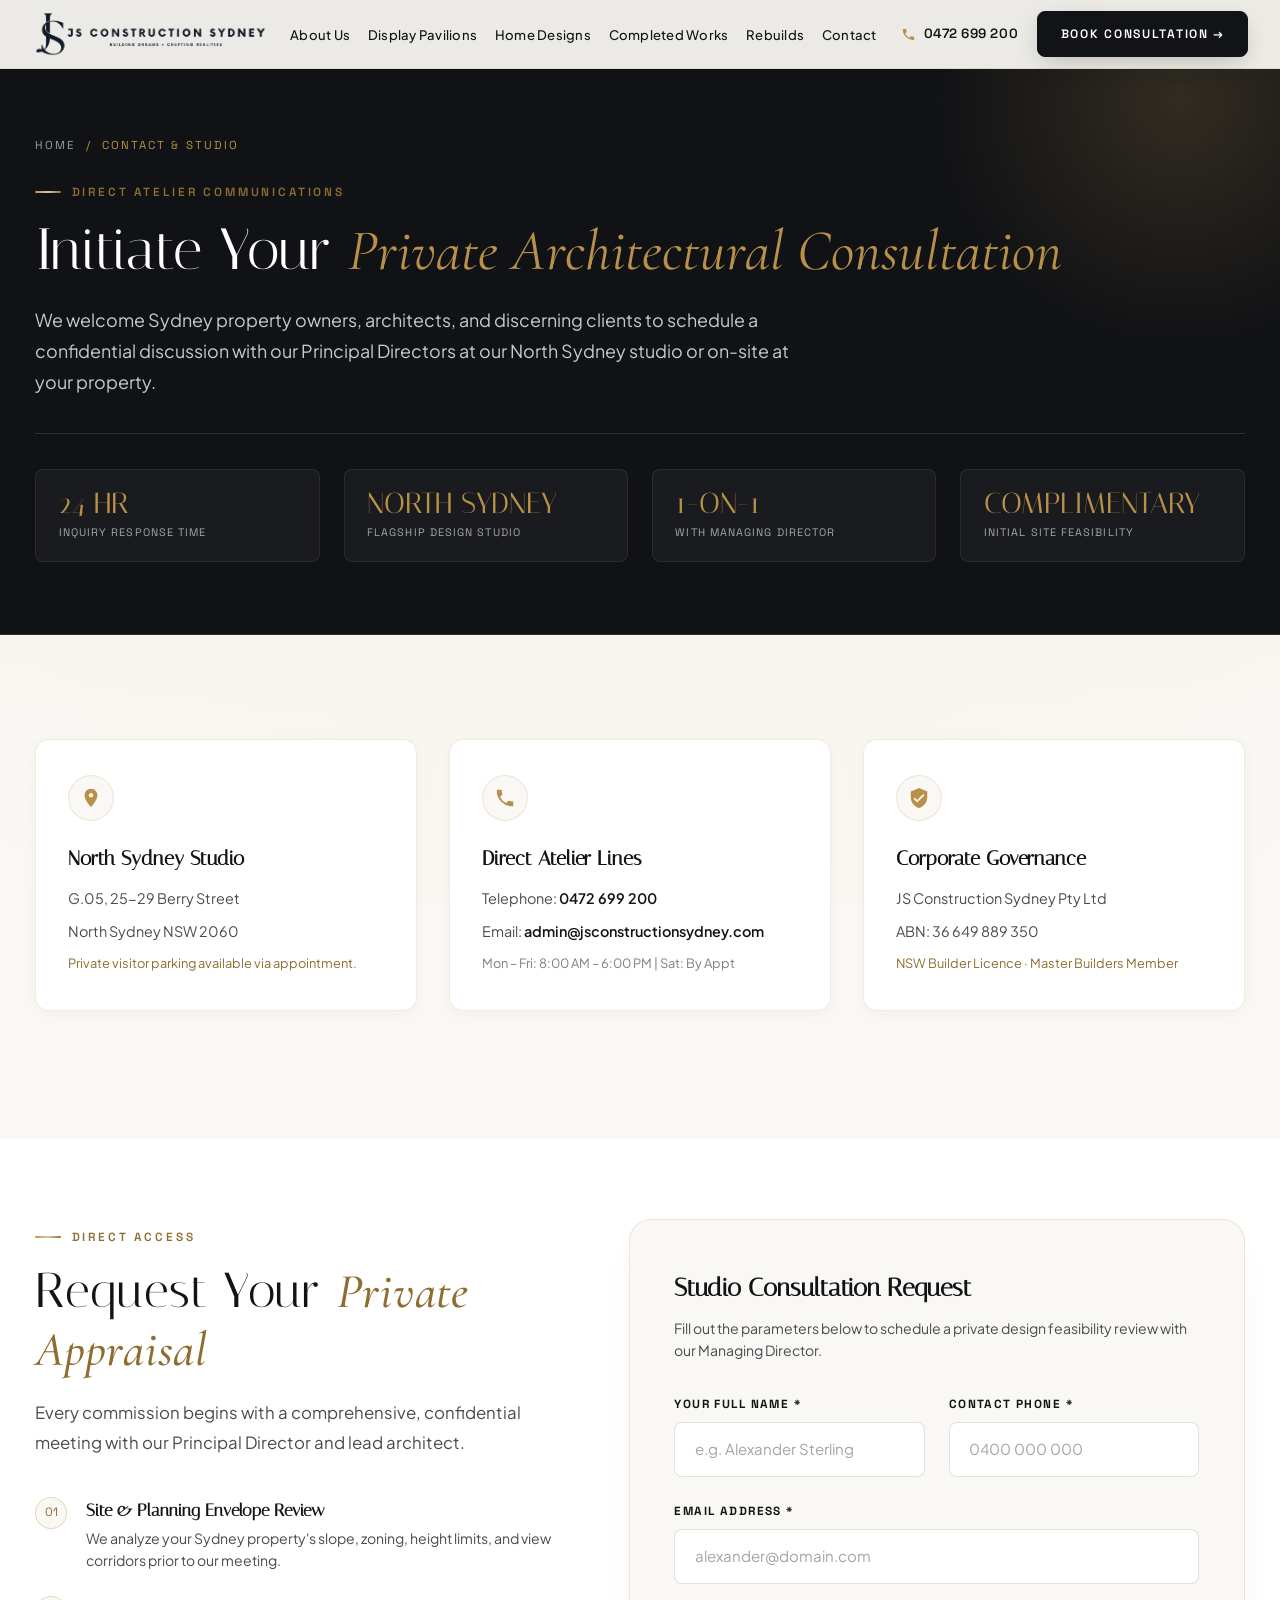
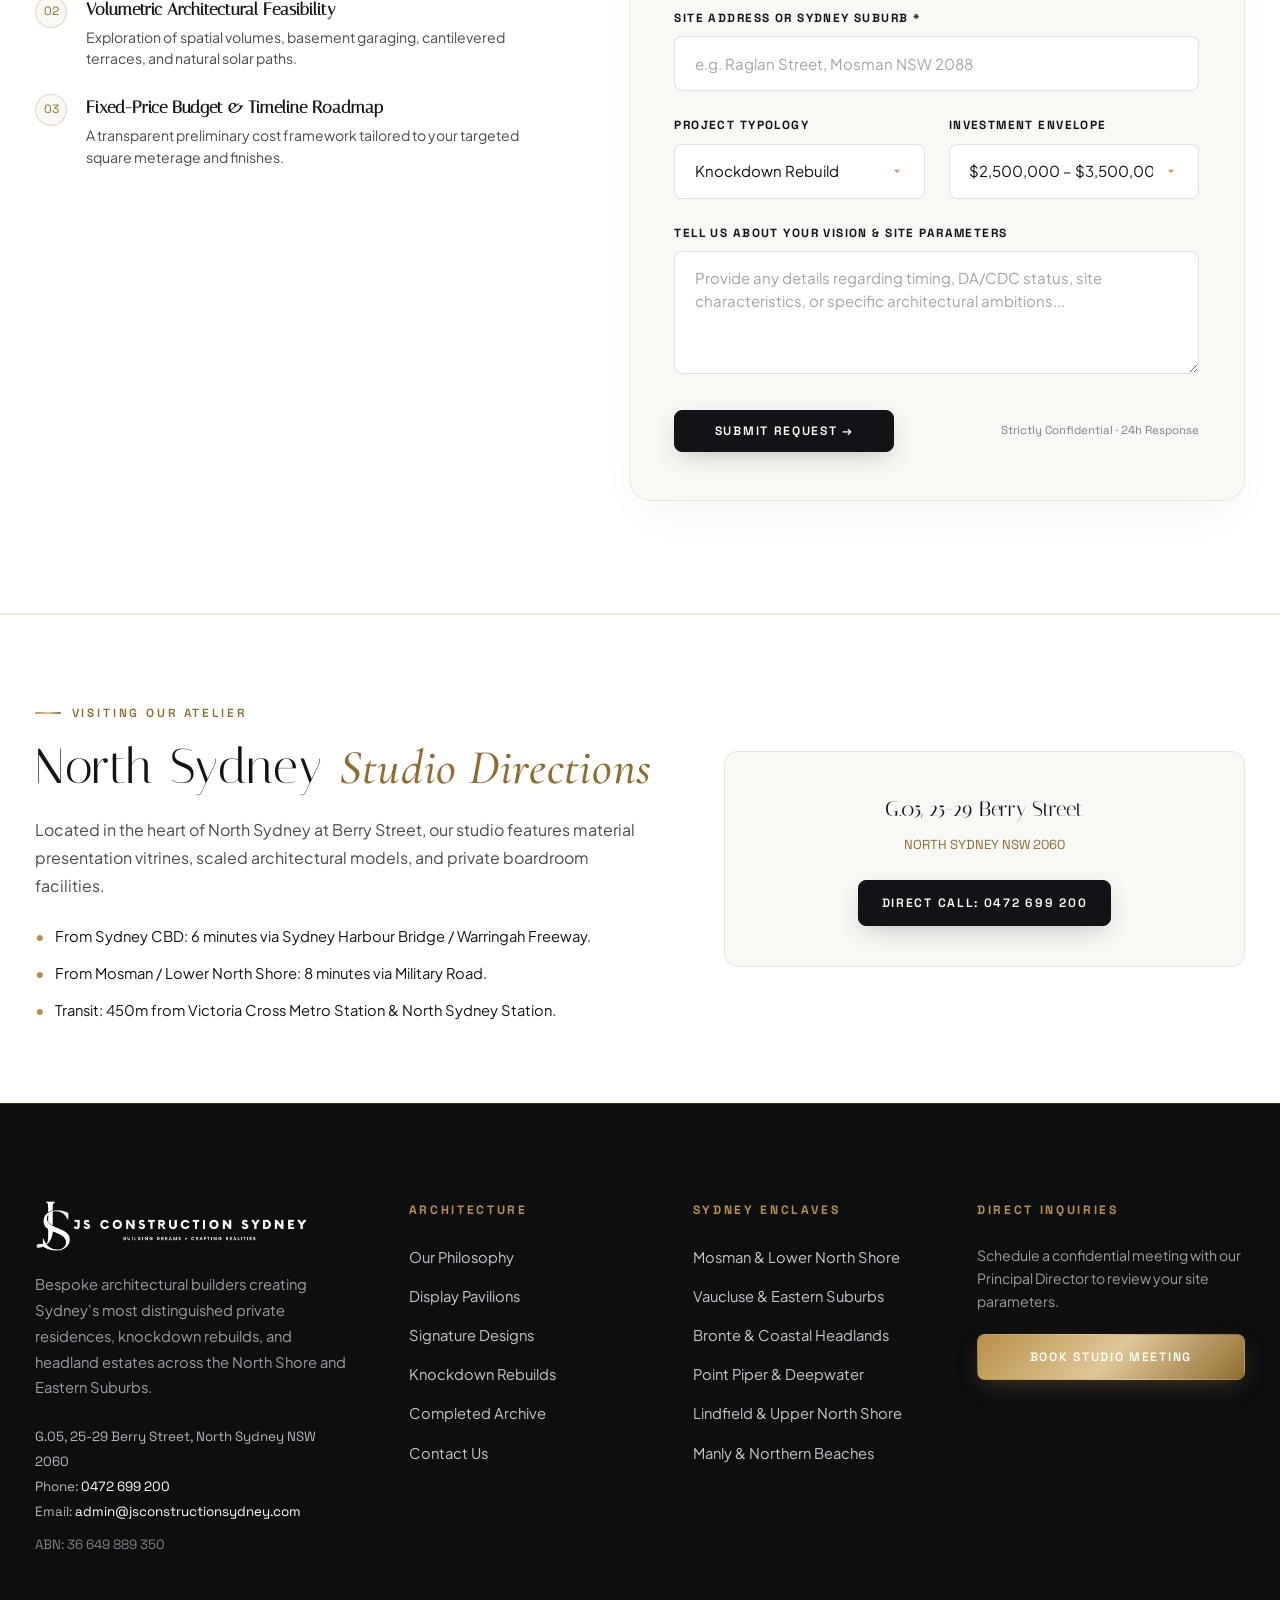
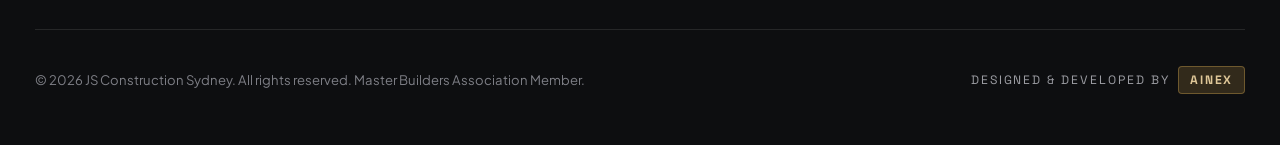
<file: second option/contact.html>
<!DOCTYPE html>
<html lang="en">

<head>
  <meta charset="UTF-8">
  <meta name="viewport" content="width=device-width, initial-scale=1.0">
  <title>Contact Us — Studio Consultation | JS Construction Sydney</title>
  <meta name="description"
    content="Book a private architectural consultation with JS Construction Sydney. Visit our North Sydney studio at G.05, 25-29 Berry Street or call 0472 699 200.">
  <link rel="preconnect" href="https://fonts.googleapis.com">
  <link rel="preconnect" href="https://fonts.gstatic.com" crossorigin>
  <link
    href="https://fonts.googleapis.com/css2?family=Cinzel+Decorative:wght@400;700&family=Cinzel:wght@400;500;600;700&family=Cormorant+Garamond:ital,wght@0,300;0,400;0,500;0,600;1,400;1,500;1,600&family=Italiana&family=Playfair+Display:ital,wght@0,400;0,500;0,600;0,700;1,400;1,600&family=Plus+Jakarta+Sans:ital,wght@0,300;0,400;0,500;0,600;0,700;1,400&family=Space+Grotesk:wght@400;500;600;700&display=swap"
    rel="stylesheet">
  <link rel="stylesheet" href="style.css">
</head>

<body>

  <!-- ==========================================================================
       1. Top Master Navbar — STRICT SINGLE-LINE LUXURY HEADER
       ========================================================================== -->
  <header class="site-header">
    <div class="container-wide nav-row">
      <div class="nav-brand">
        <a href="index.html">
          <img src="logo.png" alt="JS Construction Sydney" class="brand-logo-img">
        </a>
      </div>

      <ul class="nav-links">
        <li><a href="about.html" class="nav-link">About Us</a></li>
        <li><a href="index.html#display-pavilions" class="nav-link">Display Pavilions</a></li>
        <li><a href="index.html#designs" class="nav-link">Home Designs</a></li>
        <li><a href="completed-residences.html" class="nav-link">Completed Works</a></li>
        <li><a href="index.html#custom-build" class="nav-link">Rebuilds</a></li>
        <li><a href="contact.html" class="nav-link active">Contact</a></li>
      </ul>

      <div class="nav-actions">
        <a href="tel:0472699200" class="nav-phone">
          <svg width="15" height="15" viewBox="0 0 24 24" fill="currentColor">
            <path
              d="M6.62 10.79a15.05 15.05 0 006.59 6.59l2.2-2.2a1 1 0 011.02-.24c1.12.37 2.33.57 3.57.57a1 1 0 011 1V20a1 1 0 01-1 1A17 17 0 013 4a1 1 0 011-1h3.5a1 1 0 011 1c0 1.25.2 2.45.57 3.57a1 1 0 01-.24 1.02l-2.21 2.2z" />
          </svg>
          0472 699 200
        </a>
        <a href="#consultation-booking" class="btn-atelier btn-atelier-dark">
          Book Consultation &rarr;
        </a>
      </div>

      <button class="nav-burger" id="mobile-burger" aria-label="Toggle navigation">
        <span></span>
        <span></span>
        <span></span>
      </button>
    </div>
  </header>

  <main>
    <!-- ==========================================================================
         2. Inner Hero Banner
         ========================================================================== -->
    <section class="inner-page-hero">
      <div class="container">
        <div class="inner-breadcrumb">
          <a href="index.html">Home</a> &nbsp;/&nbsp; <span>Contact &amp; Studio</span>
        </div>
        <div class="section-tag">Direct Atelier Communications</div>
        <h1 class="inner-hero-title">
          Initiate Your <em>Private Architectural Consultation</em>
        </h1>
        <p class="inner-hero-lead">
          We welcome Sydney property owners, architects, and discerning clients to schedule a confidential discussion with our
          Principal Directors at our North Sydney studio or on-site at your property.
        </p>

        <div class="inner-stats-row">
          <div class="inner-stat-unit">
            <div class="inner-stat-num">24 HR</div>
            <div class="inner-stat-lbl">Inquiry Response Time</div>
          </div>
          <div class="inner-stat-unit">
            <div class="inner-stat-num">NORTH SYDNEY</div>
            <div class="inner-stat-lbl">Flagship Design Studio</div>
          </div>
          <div class="inner-stat-unit">
            <div class="inner-stat-num">1-ON-1</div>
            <div class="inner-stat-lbl">With Managing Director</div>
          </div>
          <div class="inner-stat-unit">
            <div class="inner-stat-num">COMPLIMENTARY</div>
            <div class="inner-stat-lbl">Initial Site Feasibility</div>
          </div>
        </div>
      </div>
    </section>

    <!-- ==========================================================================
         3. Studio Channels & Location Cards
         ========================================================================== -->
    <section style="padding: 6.5rem 0 3.5rem; background: var(--bg-canvas);">
      <div class="container">
        <div class="contact-triplet-grid">
          <!-- Card 1: Studio Location -->
          <div class="contact-card-unit">
            <div class="contact-icon-bubble">
              <svg viewBox="0 0 24 24"><path d="M12 2C8.13 2 5 5.13 5 9c0 5.25 7 13 7 13s7-7.75 7-13c0-3.87-3.13-7-7-7zm0 9.5c-1.38 0-2.5-1.12-2.5-2.5s1.12-2.5 2.5-2.5 2.5 1.12 2.5 2.5-1.12 2.5-2.5 2.5z"/></svg>
            </div>
            <h3 class="contact-card-title">North Sydney Studio</h3>
            <div class="contact-card-body">
              <p style="margin-bottom: 0.6rem;">G.05, 25-29 Berry Street</p>
              <p style="margin-bottom: 0.6rem;">North Sydney NSW 2060</p>
              <p style="font-size: 0.8rem; color: var(--accent-gold-dark);">Private visitor parking available via appointment.</p>
            </div>
          </div>

          <!-- Card 2: Communications -->
          <div class="contact-card-unit">
            <div class="contact-icon-bubble">
              <svg viewBox="0 0 24 24"><path d="M6.62 10.79a15.05 15.05 0 006.59 6.59l2.2-2.2a1 1 0 011.02-.24c1.12.37 2.33.57 3.57.57a1 1 0 011 1V20a1 1 0 01-1 1A17 17 0 013 4a1 1 0 011-1h3.5a1 1 0 011 1c0 1.25.2 2.45.57 3.57a1 1 0 01-.24 1.02l-2.21 2.2z"/></svg>
            </div>
            <h3 class="contact-card-title">Direct Atelier Lines</h3>
            <div class="contact-card-body">
              <p style="margin-bottom: 0.6rem;">
                Telephone: <a href="tel:0472699200">0472 699 200</a>
              </p>
              <p style="margin-bottom: 0.6rem;">
                Email: <a href="mailto:admin@jsconstructionsydney.com">admin@jsconstructionsydney.com</a>
              </p>
              <p style="font-size: 0.8rem; color: var(--text-muted);">Mon – Fri: 8:00 AM – 6:00 PM | Sat: By Appt</p>
            </div>
          </div>

          <!-- Card 3: Governance & Licence -->
          <div class="contact-card-unit">
            <div class="contact-icon-bubble">
              <svg viewBox="0 0 24 24"><path d="M12 1L3 5v6c0 5.55 3.84 10.74 9 12 5.16-1.26 9-6.45 9-12V5l-9-4zm-2 16l-4-4 1.41-1.41L10 14.17l6.59-6.59L18 9l-8 8z"/></svg>
            </div>
            <h3 class="contact-card-title">Corporate Governance</h3>
            <div class="contact-card-body">
              <p style="margin-bottom: 0.6rem;">JS Construction Sydney Pty Ltd</p>
              <p style="margin-bottom: 0.6rem;">ABN: 36 649 889 350</p>
              <p style="font-size: 0.8rem; color: var(--accent-gold-dark);">NSW Builder Licence &middot; Master Builders Member</p>
            </div>
          </div>
        </div>
      </div>
    </section>

    <!-- ==========================================================================
         4. Interactive Studio Consultation Booking Form
         ========================================================================== -->
    <section class="consultation-monograph-section" id="consultation-booking" style="padding: 5rem 0 7rem;">
      <div class="container">
        <div class="consult-monograph-grid">
          <div>
            <div class="section-tag">Direct Access</div>
            <h2 class="section-title-large">
              Request Your <em>Private Appraisal</em>
            </h2>
            <p class="section-subtitle">
              Every commission begins with a comprehensive, confidential meeting with our Principal Director and lead architect.
            </p>

            <div style="margin-top: 2.5rem; display: flex; flex-direction: column; gap: 1.5rem;">
              <div style="display: flex; gap: 1.2rem; align-items: flex-start;">
                <div style="width: 32px; height: 32px; border-radius: 50%; background: var(--bg-sand); border: 1px solid var(--border-gold); display: flex; align-items: center; justify-content: center; font-family: var(--font-mono); font-size: 0.75rem; color: var(--accent-gold-dark); flex-shrink: 0;">01</div>
                <div>
                  <h4 style="font-family: var(--font-fancy); font-size: 1.05rem; color: var(--text-primary); margin-bottom: 0.2rem;">Site &amp; Planning Envelope Review</h4>
                  <p style="font-size: 0.88rem; color: var(--text-secondary); line-height: 1.55;">We analyze your Sydney property's slope, zoning, height limits, and view corridors prior to our meeting.</p>
                </div>
              </div>

              <div style="display: flex; gap: 1.2rem; align-items: flex-start;">
                <div style="width: 32px; height: 32px; border-radius: 50%; background: var(--bg-sand); border: 1px solid var(--border-gold); display: flex; align-items: center; justify-content: center; font-family: var(--font-mono); font-size: 0.75rem; color: var(--accent-gold-dark); flex-shrink: 0;">02</div>
                <div>
                  <h4 style="font-family: var(--font-fancy); font-size: 1.05rem; color: var(--text-primary); margin-bottom: 0.2rem;">Volumetric Architectural Feasibility</h4>
                  <p style="font-size: 0.88rem; color: var(--text-secondary); line-height: 1.55;">Exploration of spatial volumes, basement garaging, cantilevered terraces, and natural solar paths.</p>
                </div>
              </div>

              <div style="display: flex; gap: 1.2rem; align-items: flex-start;">
                <div style="width: 32px; height: 32px; border-radius: 50%; background: var(--bg-sand); border: 1px solid var(--border-gold); display: flex; align-items: center; justify-content: center; font-family: var(--font-mono); font-size: 0.75rem; color: var(--accent-gold-dark); flex-shrink: 0;">03</div>
                <div>
                  <h4 style="font-family: var(--font-fancy); font-size: 1.05rem; color: var(--text-primary); margin-bottom: 0.2rem;">Fixed-Price Budget &amp; Timeline Roadmap</h4>
                  <p style="font-size: 0.88rem; color: var(--text-secondary); line-height: 1.55;">A transparent preliminary cost framework tailored to your targeted square meterage and finishes.</p>
                </div>
              </div>
            </div>
          </div>

          <div class="consult-form-box">
            <form id="consult-booking-form">
              <h3 style="font-family: var(--font-fancy); font-size: 1.55rem; color: var(--text-primary); margin-bottom: 0.5rem;">
                Studio Consultation Request
              </h3>
              <p style="font-size: 0.88rem; color: var(--text-secondary); margin-bottom: 2rem; line-height: 1.6;">
                Fill out the parameters below to schedule a private design feasibility review with our Managing Director.
              </p>

              <div class="consult-inputs-grid">
                <div>
                  <label class="consult-label input-field-label" for="consult-name">Your Full Name *</label>
                  <input type="text" class="consult-field luxury-text-input" id="consult-name" required placeholder="e.g. Alexander Sterling">
                </div>

                <div>
                  <label class="consult-label input-field-label" for="consult-phone">Contact Phone *</label>
                  <input type="tel" class="consult-field luxury-text-input" id="consult-phone" required placeholder="0400 000 000">
                </div>

                <div class="span-two-cols">
                  <label class="consult-label input-field-label" for="consult-email">Email Address *</label>
                  <input type="email" class="consult-field luxury-text-input" id="consult-email" required placeholder="alexander@domain.com">
                </div>

                <div class="span-two-cols">
                  <label class="consult-label input-field-label" for="consult-address">Site Address or Sydney Suburb *</label>
                  <input type="text" class="consult-field luxury-text-input" id="consult-address" required placeholder="e.g. Raglan Street, Mosman NSW 2088">
                </div>

                <div>
                  <label class="consult-label input-field-label" for="consult-type">Project Typology</label>
                  <select class="consult-field luxury-select-input" id="consult-type">
                    <option value="knockdown-rebuild">Knockdown Rebuild</option>
                    <option value="custom-architectural">Custom Architectural Build</option>
                    <option value="sloping-site">Sloping / Cliffside Site</option>
                    <option value="dual-occ">Dual Occupancy / Duplex</option>
                    <option value="waterfront">Waterfront &amp; Deepwater</option>
                  </select>
                </div>

                <div>
                  <label class="consult-label input-field-label" for="consult-budget">Investment Envelope</label>
                  <select class="consult-field luxury-select-input" id="consult-budget">
                    <option value="2.5-3.5m">$2,500,000 – $3,500,000</option>
                    <option value="3.5-5.0m">$3,500,000 – $5,000,000</option>
                    <option value="5.0-8.0m">$5,000,000 – $8,000,000</option>
                    <option value="8m+">$8,000,000 +</option>
                  </select>
                </div>

                <div class="span-two-cols">
                  <label class="consult-label input-field-label" for="consult-notes">Tell Us About Your Vision &amp; Site Parameters</label>
                  <textarea class="consult-field luxury-textarea-input" id="consult-notes" rows="4"
                    placeholder="Provide any details regarding timing, DA/CDC status, site characteristics, or specific architectural ambitions..."></textarea>
                </div>
              </div>

              <div style="margin-top: 1.8rem; display: flex; justify-content: space-between; align-items: center; flex-wrap: wrap; gap: 1rem;">
                <button type="submit" class="btn-atelier btn-atelier-dark" style="min-width: 220px;">
                  Submit Request &rarr;
                </button>
                <span class="font-mono" style="font-size: 0.72rem; color: var(--text-muted);">
                  Strictly Confidential &middot; 24h Response
                </span>
              </div>
            </form>
          </div>
        </div>
      </div>
    </section>

    <!-- ==========================================================================
         5. North Sydney Studio Directions Guide
         ========================================================================== -->
    <section style="padding: 5rem 0; background: #FFFFFF; border-top: 1px solid var(--border-gold-subtle);">
      <div class="container">
        <div style="display: grid; grid-template-columns: 1.2fr 1fr; gap: 4rem; align-items: center;">
          <div>
            <div class="section-tag">Visiting Our Atelier</div>
            <h2 class="section-title-large">
              North Sydney <em>Studio Directions</em>
            </h2>
            <p style="color: var(--text-secondary); line-height: 1.75; margin-bottom: 1.5rem;">
              Located in the heart of North Sydney at Berry Street, our studio features material presentation vitrines,
              scaled architectural models, and private boardroom facilities.
            </p>
            <ul style="list-style: none; padding: 0; display: flex; flex-direction: column; gap: 0.8rem; font-size: 0.92rem; color: var(--text-primary);">
              <li style="display: flex; gap: 0.6rem; align-items: center;">
                <span style="color: var(--accent-gold); font-weight: bold;">&bull;</span>
                From Sydney CBD: 6 minutes via Sydney Harbour Bridge / Warringah Freeway.
              </li>
              <li style="display: flex; gap: 0.6rem; align-items: center;">
                <span style="color: var(--accent-gold); font-weight: bold;">&bull;</span>
                From Mosman / Lower North Shore: 8 minutes via Military Road.
              </li>
              <li style="display: flex; gap: 0.6rem; align-items: center;">
                <span style="color: var(--accent-gold); font-weight: bold;">&bull;</span>
                Transit: 450m from Victoria Cross Metro Station &amp; North Sydney Station.
              </li>
            </ul>
          </div>

          <div style="background: var(--bg-card-subtle); border: 1px solid var(--border-gold-subtle); border-radius: var(--radius-md); padding: 2.5rem; text-align: center;">
            <div style="font-family: var(--font-fancy); font-size: 1.3rem; margin-bottom: 0.5rem; color: var(--text-primary);">
              G.05, 25-29 Berry Street
            </div>
            <div style="font-family: var(--font-mono); font-size: 0.82rem; color: var(--accent-gold-dark); margin-bottom: 1.5rem;">
              NORTH SYDNEY NSW 2060
            </div>
            <a href="tel:0472699200" class="btn-atelier btn-atelier-dark" style="display: inline-block;">
              Direct Call: 0472 699 200
            </a>
          </div>
        </div>
      </div>
    </section>
  </main>

  <!-- ==========================================================================
       6. Master Footer
       ========================================================================== -->
  <footer class="site-master-footer">
    <div class="container">
      <div class="footer-quad-grid">
        <!-- Col 1: Brand -->
        <div>
          <img src="logo-white.png" alt="JS Construction Sydney" class="footer-brand-logo">
          <p class="footer-studio-bio">
            Bespoke architectural builders creating Sydney's most distinguished private residences, knockdown rebuilds,
            and headland estates across the North Shore and Eastern Suburbs.
          </p>
          <div class="footer-contact-block">
            <div>G.05, 25-29 Berry Street, North Sydney NSW 2060</div>
            <div>Phone: <a href="tel:0472699200">0472 699 200</a></div>
            <div>Email: <a href="mailto:admin@jsconstructionsydney.com">admin@jsconstructionsydney.com</a></div>
            <div style="margin-top: 0.5rem; color: #7E7F86;">ABN: 36 649 889 350</div>
          </div>
        </div>

        <!-- Col 2: Navigation -->
        <div>
          <h4 class="footer-col-title">Architecture</h4>
          <ul class="footer-link-list">
            <li><a href="about.html">Our Philosophy</a></li>
            <li><a href="index.html#display-pavilions">Display Pavilions</a></li>
            <li><a href="index.html#designs">Signature Designs</a></li>
            <li><a href="index.html#custom-build">Knockdown Rebuilds</a></li>
            <li><a href="completed-residences.html">Completed Archive</a></li>
            <li><a href="contact.html">Contact Us</a></li>
          </ul>
        </div>

        <!-- Col 3: Enclaves -->
        <div>
          <h4 class="footer-col-title">Sydney Enclaves</h4>
          <ul class="footer-link-list">
            <li><a href="completed-residences.html">Mosman &amp; Lower North Shore</a></li>
            <li><a href="completed-residences.html">Vaucluse &amp; Eastern Suburbs</a></li>
            <li><a href="completed-residences.html">Bronte &amp; Coastal Headlands</a></li>
            <li><a href="completed-residences.html">Point Piper &amp; Deepwater</a></li>
            <li><a href="completed-residences.html">Lindfield &amp; Upper North Shore</a></li>
            <li><a href="completed-residences.html">Manly &amp; Northern Beaches</a></li>
          </ul>
        </div>

        <!-- Col 4: Direct Inquiries -->
        <div>
          <h4 class="footer-col-title">Direct Inquiries</h4>
          <p style="font-size: 0.88rem; color: #9C9DA3; margin-bottom: 1.3rem; line-height: 1.65;">
            Schedule a confidential meeting with our Principal Director to review your site parameters.
          </p>
          <a href="#consultation-booking" class="btn-atelier btn-atelier-gold" style="width: 100%; text-align: center;">
            Book Studio Meeting
          </a>
        </div>
      </div>

      <div class="footer-bottom-bar">
        <div>&copy; 2026 JS Construction Sydney. All rights reserved. Master Builders Association Member.</div>
        <div class="ainex-colophon-tag">
          <span>DESIGNED &amp; DEVELOPED BY</span>
          <span class="ainex-colophon-badge">AINEX</span>
        </div>
      </div>
    </div>
  </footer>

  <div id="toast-feedback" class="toast-feedback"></div>
  <script src="script.js"></script>
</body>

</html>
</file>
<file: second option/style.css>
/* ==========================================================================
   JS CONSTRUCTION SYDNEY — SECOND OPTION: L'ATELIER LUMIÈRE (PREMIUM ULTRA-LUXE)
   Warm Travertine, Alabaster & French Limestone Haute Architecture
   ========================================================================== */

@import url('https://fonts.googleapis.com/css2?family=Cinzel+Decorative:wght@400;700&family=Cinzel:wght@400;500;600;700&family=Cormorant+Garamond:ital,wght@0,300;0,400;0,500;0,600;1,400;1,500;1,600&family=Italiana&family=Playfair+Display:ital,wght@0,400;0,500;0,600;0,700;1,400;1,600&family=Plus+Jakarta+Sans:ital,wght@0,300;0,400;0,500;0,600;0,700;1,400&family=Space+Grotesk:wght@400;500;600;700&display=swap');

:root {
  /* Rich Architectural Limestone & Alabaster Palette */
  --bg-sand: #FAF8F4;
  --bg-stone: #F3EFE8;
  --bg-card: #FFFFFF;
  --bg-card-subtle: #FAF8F5;
  --bg-elevated: #FFFDF9;

  --text-primary: #121316;
  --text-secondary: #4A4B52;
  --text-muted: #7E7F88;
  --text-light: #A5A6AF;

  --accent-gold: #B89047;
  --accent-gold-dark: #8E6D30;
  --accent-gold-light: #DFC798;
  --accent-champagne: #F1E8D9;
  --gold-gradient: linear-gradient(135deg, #B89047 0%, #DFC798 50%, #8E6D30 100%);

  --border-light: rgba(18, 19, 22, 0.08);
  --border-stone: rgba(18, 19, 22, 0.12);
  --border-gold: rgba(184, 144, 71, 0.32);
  --border-gold-subtle: rgba(184, 144, 71, 0.18);

  --font-fancy: 'Italiana', 'Cinzel Decorative', 'Cormorant Garamond', serif;
  --font-serif: 'Cormorant Garamond', 'Playfair Display', Georgia, serif;
  --font-body: 'Plus Jakarta Sans', -apple-system, BlinkMacSystemFont, sans-serif;
  --font-mono: 'Space Grotesk', monospace;

  --radius-xs: 4px;
  --radius-sm: 8px;
  --radius-md: 14px;
  --radius-lg: 22px;
  --radius-pill: 9999px;

  --shadow-ambient: 0 20px 48px -15px rgba(28, 25, 23, 0.06);
  --shadow-elevated: 0 28px 60px -15px rgba(28, 25, 23, 0.10);

  --transition-fast: 0.22s cubic-bezier(0.16, 1, 0.3, 1);
  --transition-smooth: 0.4s cubic-bezier(0.16, 1, 0.3, 1);
  --transition-slow: 0.85s cubic-bezier(0.16, 1, 0.3, 1);
}

/* Base & Atmospheric Glow */
*, *::before, *::after {
  box-sizing: border-box;
  margin: 0;
  padding: 0;
}

html {
  scroll-behavior: smooth;
  font-size: 16px;
  background-color: var(--bg-sand);
  color: var(--text-primary);
}

body {
  font-family: var(--font-body);
  line-height: 1.65;
  overflow-x: hidden;
  background-color: var(--bg-sand);
  background-image:
    radial-gradient(at 10% 12%, rgba(225, 214, 196, 0.38) 0px, transparent 55%),
    radial-gradient(at 88% 8%, rgba(215, 195, 168, 0.30) 0px, transparent 55%),
    radial-gradient(at 50% 50%, rgba(243, 239, 232, 0.5) 0px, transparent 100%);
  background-attachment: fixed;
  -webkit-font-smoothing: antialiased;
}

img {
  max-width: 100%;
  height: auto;
  display: block;
}

a {
  color: inherit;
  text-decoration: none;
  transition: var(--transition-fast);
}

button {
  font-family: inherit;
  border: none;
  background: none;
  cursor: pointer;
  outline: none;
}

.container {
  width: 100%;
  max-width: 1380px;
  margin: 0 auto;
  padding: 0 2.2rem;
}

.container-wide {
  width: 100%;
  max-width: 1560px;
  margin: 0 auto;
  padding: 0 2.2rem;
}

/* ==========================================================================
   Typography & Accents
   ========================================================================== */
.font-fancy { font-family: var(--font-fancy); }
.font-serif { font-family: var(--font-serif); }
.font-mono { font-family: var(--font-mono); }

.section-tag {
  display: inline-flex;
  align-items: center;
  gap: 0.65rem;
  font-family: var(--font-mono);
  font-size: 0.74rem;
  font-weight: 600;
  text-transform: uppercase;
  letter-spacing: 0.24em;
  color: var(--accent-gold-dark);
  margin-bottom: 0.95rem;
}

.section-tag::before {
  content: '';
  display: inline-block;
  width: 26px;
  height: 2px;
  background: var(--gold-gradient);
  border-radius: 2px;
}

.section-title-large {
  font-family: var(--font-fancy);
  font-size: clamp(2.3rem, 3.8vw, 3.6rem);
  font-weight: 400;
  line-height: 1.18;
  letter-spacing: 0.015em;
  color: var(--text-primary);
  margin-bottom: 1.25rem;
}

.section-title-large em {
  font-family: var(--font-serif);
  font-style: italic;
  font-weight: 500;
  color: var(--accent-gold-dark);
}

.section-subtitle {
  font-size: 1.05rem;
  color: var(--text-secondary);
  line-height: 1.75;
  max-width: 640px;
}

/* Buttons with Architectural Polish */
.btn-atelier {
  display: inline-flex;
  align-items: center;
  justify-content: center;
  gap: 0.65rem;
  padding: 0.85rem 1.95rem;
  font-family: var(--font-mono);
  font-size: 0.8rem;
  font-weight: 600;
  text-transform: uppercase;
  letter-spacing: 0.14em;
  border-radius: var(--radius-sm);
  white-space: nowrap !important;
  transition: var(--transition-smooth);
  cursor: pointer;
  text-decoration: none;
}

.btn-atelier-dark {
  background: var(--text-primary);
  color: #FFFFFF;
  border: 1px solid var(--text-primary);
  box-shadow: 0 8px 24px -6px rgba(18, 19, 22, 0.25);
}

.btn-atelier-dark:hover {
  background: var(--accent-gold-dark);
  border-color: var(--accent-gold-dark);
  color: #FFFFFF;
  box-shadow: 0 12px 28px -6px rgba(142, 109, 48, 0.4);
}

.btn-atelier-outline {
  background: rgba(255, 255, 255, 0.88);
  color: var(--text-primary);
  border: 1px solid var(--border-stone);
  backdrop-filter: blur(12px);
}

.btn-atelier-outline:hover {
  background: var(--text-primary);
  color: #FFFFFF;
  border-color: var(--text-primary);
}

.btn-atelier-gold {
  background: var(--gold-gradient);
  color: #FFFFFF;
  border: 1px solid transparent;
  box-shadow: 0 8px 24px -6px rgba(184, 144, 71, 0.35);
}

.btn-atelier-gold:hover {
  background: var(--accent-gold-dark);
  box-shadow: 0 12px 28px -6px rgba(142, 109, 48, 0.5);
}

/* ==========================================================================
   Header & STRICT SINGLE-LINE Navigation
   ========================================================================== */
.site-header {
  position: fixed;
  top: 0;
  left: 0;
  width: 100%;
  z-index: 1000;
  background: rgba(250, 248, 244, 0.94);
  backdrop-filter: blur(20px);
  -webkit-backdrop-filter: blur(20px);
  border-bottom: 1px solid var(--border-gold-subtle);
  padding: 0.7rem 0;
  transition: all 0.35s ease;
}

.site-header.scrolled {
  background: rgba(255, 255, 255, 0.98);
  border-bottom-color: rgba(184, 144, 71, 0.25);
  box-shadow: 0 8px 30px rgba(0, 0, 0, 0.04);
  padding: 0.55rem 0;
}

.nav-row {
  display: flex;
  align-items: center;
  justify-content: space-between;
  flex-wrap: nowrap !important;
  white-space: nowrap !important;
  gap: 1.5rem;
  width: 100%;
}

.nav-brand {
  display: flex;
  align-items: center;
  flex-shrink: 0;
  white-space: nowrap !important;
}

.brand-logo-img {
  height: 44px;
  width: auto;
  max-width: 250px;
  object-fit: contain;
  display: block;
}

.nav-links {
  display: flex;
  align-items: center;
  gap: 1.5rem;
  list-style: none;
  flex-wrap: nowrap !important;
  white-space: nowrap !important;
  margin: 0;
  padding: 0;
}

.nav-link {
  font-family: var(--font-body);
  font-size: 0.86rem;
  font-weight: 500;
  color: var(--text-primary);
  white-space: nowrap !important;
  letter-spacing: 0.02em;
  position: relative;
  padding: 0.35rem 0;
  transition: color 0.25s ease;
}

.nav-link::after {
  content: '';
  position: absolute;
  bottom: 0;
  left: 0;
  width: 0;
  height: 2px;
  background: var(--gold-gradient);
  transition: width 0.3s ease;
  border-radius: 1px;
}

.nav-link:hover {
  color: var(--accent-gold-dark);
}

.nav-link:hover::after {
  width: 100%;
}

.nav-actions {
  display: flex;
  align-items: center;
  gap: 1.2rem;
  flex-shrink: 0;
  white-space: nowrap !important;
}

.nav-phone {
  display: flex;
  align-items: center;
  gap: 0.5rem;
  font-family: var(--font-mono);
  font-size: 0.84rem;
  font-weight: 600;
  color: var(--text-primary);
  letter-spacing: 0.04em;
  white-space: nowrap !important;
}

.nav-phone svg {
  color: var(--accent-gold);
}

.nav-phone:hover {
  color: var(--accent-gold-dark);
}

.nav-burger {
  display: none;
  flex-direction: column;
  gap: 5px;
  width: 28px;
  height: 22px;
  cursor: pointer;
  background: none;
}

.nav-burger span {
  display: block;
  height: 2px;
  width: 100%;
  background: var(--text-primary);
  transition: var(--transition-fast);
}

/* ==========================================================================
   Hero Section — Cinematic Full-Bleed with Floating Glass Monograph
   ========================================================================== */
.hero-cinema-section {
  position: relative;
  min-height: 94vh;
  padding-top: 5.5rem;
  background-color: #E8E5DF;
  overflow: hidden;
  display: flex;
  align-items: center;
  border-bottom: 1px solid var(--border-gold-subtle);
}

.hero-slider-wrap {
  position: absolute;
  inset: 0;
  width: 100%;
  height: 100%;
  z-index: 1;
}

.hero-slide-canvas {
  position: absolute;
  inset: 0;
  width: 100%;
  height: 100%;
  opacity: 0;
  visibility: hidden;
  transition: opacity 1.4s cubic-bezier(0.65, 0, 0.35, 1), visibility 1.4s;
}

.hero-slide-canvas.active {
  opacity: 1;
  visibility: visible;
}

.hero-slide-canvas img {
  width: 100%;
  height: 100%;
  object-fit: cover;
  transform: scale(1.06);
  transition: transform 9s ease-out;
}

.hero-slide-canvas.active img {
  transform: scale(1);
}

/* Subtle architectural gradient scrim */
.hero-cinema-scrim {
  position: absolute;
  inset: 0;
  background: linear-gradient(
    90deg,
    rgba(250, 248, 244, 0.88) 0%,
    rgba(250, 248, 244, 0.65) 45%,
    rgba(250, 248, 244, 0.15) 100%
  );
  z-index: 2;
  pointer-events: none;
}

/* Floating Glass Monograph Card */
.hero-glass-plaque {
  position: relative;
  z-index: 10;
  max-width: 620px;
  margin-left: 5rem;
  padding: 2.8rem 3.2rem;
  background: rgba(255, 255, 255, 0.88);
  backdrop-filter: blur(24px);
  -webkit-backdrop-filter: blur(24px);
  border: 1px solid rgba(255, 255, 255, 0.95);
  border-left: 4px solid var(--accent-gold);
  border-radius: 4px 20px 20px 4px;
  box-shadow: 0 24px 60px -15px rgba(28, 25, 23, 0.12), 0 0 0 1px rgba(255, 255, 255, 0.9) inset;
  transition: var(--transition-smooth);
}

.hero-glass-plaque:hover {
  background: rgba(255, 255, 255, 0.94);
  box-shadow: 0 30px 70px -15px rgba(28, 25, 23, 0.16);
}

.hero-crest-badge {
  display: inline-flex;
  align-items: center;
  gap: 0.65rem;
  font-family: var(--font-mono);
  font-size: 0.72rem;
  font-weight: 700;
  letter-spacing: 0.22em;
  text-transform: uppercase;
  color: var(--accent-gold-dark);
  margin-bottom: 1.1rem;
}

.hero-main-title {
  font-family: var(--font-fancy);
  font-size: clamp(2.3rem, 4vw, 3.4rem);
  font-weight: 400;
  line-height: 1.16;
  letter-spacing: 0.015em;
  color: var(--text-primary);
  margin-bottom: 1.2rem;
}

.hero-main-title em {
  font-family: var(--font-serif);
  font-style: italic;
  font-weight: 500;
  color: var(--accent-gold-dark);
}

.hero-lead-text {
  font-size: 1.02rem;
  line-height: 1.75;
  color: var(--text-secondary);
  margin-bottom: 2rem;
}

.hero-btn-deck {
  display: flex;
  align-items: center;
  gap: 1rem;
  flex-wrap: wrap;
  margin-bottom: 2.2rem;
}

.hero-slide-nav-bar {
  display: flex;
  align-items: center;
  gap: 0.8rem;
  border-top: 1px solid var(--border-light);
  padding-top: 1.5rem;
}

.hero-slide-tab {
  padding: 0.45rem 1.1rem;
  font-family: var(--font-mono);
  font-size: 0.76rem;
  font-weight: 600;
  letter-spacing: 0.08em;
  color: var(--text-secondary);
  background: rgba(255, 255, 255, 0.75);
  border: 1px solid var(--border-stone);
  border-radius: var(--radius-pill);
  cursor: pointer;
  transition: var(--transition-fast);
}

.hero-slide-tab:hover,
.hero-slide-tab.active {
  background: var(--text-primary);
  color: #FFFFFF;
  border-color: var(--text-primary);
  box-shadow: 0 4px 14px rgba(18, 19, 22, 0.2);
}

/* Floating Live Spec HUD on Right */
.hero-live-spec-hud {
  position: absolute;
  bottom: 2.8rem;
  right: 3.5rem;
  z-index: 10;
  background: rgba(255, 255, 255, 0.90);
  backdrop-filter: blur(20px);
  -webkit-backdrop-filter: blur(20px);
  border: 1px solid rgba(255, 255, 255, 0.95);
  border-right: 3px solid var(--accent-gold);
  border-radius: 16px 4px 4px 16px;
  padding: 1.2rem 1.8rem;
  box-shadow: var(--shadow-ambient);
  max-width: 360px;
}

.hero-hud-label {
  font-family: var(--font-mono);
  font-size: 0.68rem;
  font-weight: 700;
  letter-spacing: 0.2em;
  text-transform: uppercase;
  color: var(--accent-gold-dark);
  margin-bottom: 0.25rem;
}

.hero-hud-title {
  font-family: var(--font-serif);
  font-size: 1.22rem;
  font-weight: 600;
  color: var(--text-primary);
}

.hero-hud-stats {
  font-family: var(--font-mono);
  font-size: 0.78rem;
  color: var(--text-secondary);
  margin-top: 0.35rem;
}

/* ==========================================================================
   Philosophy & Pillars — The Architectural Vitrine
   ========================================================================== */
.pillars-vitrine-section {
  padding: 7rem 0;
  background: #FFFFFF;
  position: relative;
  border-bottom: 1px solid var(--border-gold-subtle);
}

.vitrine-header-row {
  display: grid;
  grid-template-columns: 1.2fr 1fr;
  gap: 3.5rem;
  align-items: end;
  margin-bottom: 4.5rem;
}

.vitrine-cards-grid {
  display: grid;
  grid-template-columns: repeat(4, 1fr);
  gap: 1.8rem;
}

.vitrine-card {
  background: var(--bg-card-subtle);
  border: 1px solid var(--border-light);
  border-radius: var(--radius-md);
  padding: 2.6rem 2.2rem;
  position: relative;
  overflow: hidden;
  transition: var(--transition-smooth);
  display: flex;
  flex-direction: column;
  justify-content: space-between;
}

.vitrine-card:hover {
  background: #FFFFFF;
  border-color: var(--border-gold);
  transform: translateY(-6px);
  box-shadow: var(--shadow-ambient);
}

.vitrine-watermark {
  position: absolute;
  top: 1rem;
  right: 1.4rem;
  font-family: var(--font-fancy);
  font-size: 4rem;
  font-weight: 400;
  color: rgba(184, 144, 71, 0.12);
  line-height: 1;
  pointer-events: none;
}

.vitrine-num {
  font-family: var(--font-mono);
  font-size: 0.8rem;
  font-weight: 700;
  color: var(--accent-gold-dark);
  letter-spacing: 0.18em;
  margin-bottom: 1.4rem;
}

.vitrine-title {
  font-family: var(--font-fancy);
  font-size: 1.6rem;
  font-weight: 400;
  color: var(--text-primary);
  margin-bottom: 0.95rem;
  line-height: 1.25;
}

.vitrine-desc {
  font-size: 0.92rem;
  color: var(--text-secondary);
  line-height: 1.7;
}

/* ==========================================================================
   Display Pavilions — Curated 3-Per-View Interactive Carousel
   ========================================================================== */
.pavilions-showcase-section {
  padding: 6.5rem 0;
  background: var(--bg-sand);
  border-bottom: 1px solid var(--border-gold-subtle);
  overflow: hidden;
}

.pavilions-carousel-header {
  display: flex;
  justify-content: space-between;
  align-items: flex-end;
  margin-bottom: 2.8rem;
  flex-wrap: wrap;
  gap: 2rem;
}

.pavilions-carousel-controls {
  display: flex;
  align-items: center;
  gap: 0.9rem;
}

.carousel-arrow-btn {
  width: 46px;
  height: 46px;
  border-radius: 50%;
  border: 1px solid var(--border-stone);
  background: #FFFFFF;
  font-size: 1.4rem;
  line-height: 1;
  color: var(--text-primary);
  display: flex;
  align-items: center;
  justify-content: center;
  cursor: pointer;
  box-shadow: 0 4px 12px rgba(0, 0, 0, 0.04);
  transition: var(--transition-fast);
}

.carousel-arrow-btn:hover {
  background: var(--text-primary);
  color: #FFFFFF;
  border-color: var(--text-primary);
  box-shadow: 0 6px 18px rgba(18, 19, 22, 0.2);
}

.carousel-arrow-btn:disabled {
  opacity: 0.4;
  cursor: not-allowed;
  background: var(--bg-sand);
  color: var(--text-muted);
}

.carousel-dots-deck {
  display: flex;
  align-items: center;
  gap: 0.45rem;
}

.carousel-dot {
  width: 8px;
  height: 8px;
  border-radius: 50%;
  background: var(--border-stone);
  transition: var(--transition-fast);
  cursor: pointer;
}

.carousel-dot.active {
  width: 24px;
  border-radius: var(--radius-pill);
  background: var(--accent-gold);
}

.pavilions-carousel-viewport {
  overflow: hidden;
  position: relative;
  width: 100%;
  padding: 0.5rem 0 1.5rem;
}

.pavilions-carousel-track {
  display: flex;
  gap: 1.8rem;
  transition: transform 0.55s cubic-bezier(0.16, 1, 0.3, 1);
  will-change: transform;
}

.pavilion-item-frame {
  flex: 0 0 calc((100% - 2 * 1.8rem) / 3);
  min-width: 0;
  background: #FFFFFF;
  border: 1px solid var(--border-gold-subtle);
  border-radius: var(--radius-md);
  overflow: hidden;
  transition: var(--transition-smooth);
  display: flex;
  flex-direction: column;
  box-shadow: 0 8px 24px rgba(0, 0, 0, 0.03);
}

.pavilion-item-frame:hover {
  border-color: var(--border-gold);
  transform: translateY(-6px);
  box-shadow: var(--shadow-ambient);
}

.pavilion-photo-stage {
  position: relative;
  height: 240px;
  overflow: hidden;
}

.pavilion-photo-stage img {
  width: 100%;
  height: 100%;
  object-fit: cover;
  transition: transform 0.8s ease;
}

.pavilion-item-frame:hover .pavilion-photo-stage img {
  transform: scale(1.06);
}

.pavilion-geo-pill {
  position: absolute;
  top: 1rem;
  left: 1rem;
  background: rgba(255, 255, 255, 0.94);
  backdrop-filter: blur(10px);
  padding: 0.35rem 0.8rem;
  font-family: var(--font-mono);
  font-size: 0.68rem;
  font-weight: 700;
  text-transform: uppercase;
  letter-spacing: 0.12em;
  color: var(--text-primary);
  border-radius: var(--radius-pill);
  box-shadow: 0 4px 12px rgba(0, 0, 0, 0.06);
}

.pavilion-content-deck {
  padding: 1.6rem 1.8rem;
  display: flex;
  flex-direction: column;
  flex-grow: 1;
}

.pavilion-name-heading {
  font-family: var(--font-fancy);
  font-size: 1.55rem;
  font-weight: 400;
  color: var(--text-primary);
  margin-bottom: 0.25rem;
}

.pavilion-sub-title {
  font-family: var(--font-serif);
  font-style: italic;
  font-size: 0.92rem;
  color: var(--accent-gold-dark);
  margin-bottom: 1rem;
}

.pavilion-metric-matrix {
  display: grid;
  grid-template-columns: repeat(4, 1fr);
  gap: 0.45rem;
  padding: 0.4rem 0;
  border-top: 1px solid var(--border-light);
  border-bottom: 1px solid var(--border-light);
  margin-bottom: 1.25rem;
}

.pavilion-metric-cell {
  background: var(--bg-card-subtle);
  border: 1px solid var(--border-gold-subtle);
  border-radius: 6px;
  padding: 0.45rem 0.25rem;
  display: flex;
  align-items: center;
  justify-content: center;
  gap: 0.35rem;
  font-size: 0.8rem;
  font-weight: 600;
  color: var(--text-primary);
  white-space: nowrap;
  transition: var(--transition-fast);
}

.pavilion-metric-cell:hover {
  background: #FFFFFF;
  border-color: var(--accent-gold);
  transform: translateY(-2px);
  box-shadow: 0 4px 10px rgba(184, 150, 90, 0.12);
}

.pavilion-metric-cell svg {
  width: 15px;
  height: 15px;
  fill: var(--accent-gold);
  color: var(--accent-gold);
  flex-shrink: 0;
}

.pavilion-action-row {
  display: flex;
  align-items: center;
  justify-content: space-between;
  margin-top: auto;
}

.pavilion-investment {
  font-family: var(--font-mono);
  font-size: 0.7rem;
  color: var(--text-muted);
}

.pavilion-investment-price {
  font-size: 1.08rem;
  font-weight: 700;
  color: var(--text-primary);
  display: block;
}

/* ==========================================================================
   Sydney Lookbook Strip — Directly Above Home Designs
   ========================================================================== */
.lookbook-monograph-section {
  padding: 4rem 0;
  background: #111215;
  color: #FFFFFF;
  position: relative;
  overflow: hidden;
  border-top: 1px solid rgba(184, 144, 71, 0.3);
  border-bottom: 1px solid rgba(184, 144, 71, 0.3);
}

.lookbook-monograph-grid {
  display: grid;
  grid-template-columns: 1.35fr 1fr;
  gap: 3.5rem;
  align-items: center;
}

.lookbook-left-unit {
  display: flex;
  align-items: center;
  gap: 2.2rem;
}

.lookbook-monograph-book {
  width: 100px;
  height: 135px;
  background: linear-gradient(135deg, #222328 0%, #121316 100%);
  border: 1.5px solid rgba(184, 144, 71, 0.5);
  border-radius: 4px;
  display: flex;
  flex-direction: column;
  justify-content: space-between;
  padding: 0.85rem;
  box-shadow: -10px 15px 30px rgba(0, 0, 0, 0.6);
  flex-shrink: 0;
}

.lookbook-book-badge {
  font-family: var(--font-mono);
  font-size: 0.6rem;
  letter-spacing: 0.18em;
  color: var(--accent-gold);
}

.lookbook-book-headline {
  font-family: var(--font-fancy);
  font-size: 0.86rem;
  color: #FFFFFF;
  line-height: 1.2;
}

.lookbook-copy-wrap .lookbook-gold-tag {
  font-family: var(--font-mono);
  font-size: 0.72rem;
  letter-spacing: 0.22em;
  color: var(--accent-gold-light);
  text-transform: uppercase;
  margin-bottom: 0.5rem;
}

.lookbook-copy-wrap .lookbook-headline-text {
  font-family: var(--font-fancy);
  font-size: 1.85rem;
  font-weight: 400;
  color: #FFFFFF;
  line-height: 1.25;
}

.lookbook-input-deck {
  display: flex;
  gap: 0.65rem;
}

.lookbook-email-input {
  flex-grow: 1;
  padding: 0.9rem 1.3rem;
  font-family: var(--font-body);
  font-size: 0.9rem;
  background: rgba(255, 255, 255, 0.08);
  border: 1px solid rgba(255, 255, 255, 0.22);
  border-radius: var(--radius-sm);
  color: #FFFFFF;
  outline: none;
  transition: var(--transition-fast);
}

.lookbook-email-input:focus {
  border-color: var(--accent-gold);
  background: rgba(255, 255, 255, 0.14);
}

.lookbook-email-input::placeholder {
  color: rgba(255, 255, 255, 0.55);
}

/* ==========================================================================
   Home Designs Collection
   ========================================================================== */
.designs-blueprint-section {
  padding: 7rem 0;
  background: #FFFFFF;
  border-bottom: 1px solid var(--border-gold-subtle);
}

.designs-header-bar {
  display: flex;
  justify-content: space-between;
  align-items: flex-end;
  margin-bottom: 4rem;
  flex-wrap: wrap;
  gap: 2rem;
}

.designs-capsule-tabs {
  display: flex;
  gap: 0.65rem;
  flex-wrap: wrap;
}

.tab-capsule-btn {
  padding: 0.6rem 1.3rem;
  font-family: var(--font-mono);
  font-size: 0.78rem;
  font-weight: 600;
  text-transform: uppercase;
  letter-spacing: 0.1em;
  color: var(--text-secondary);
  background: var(--bg-sand);
  border: 1px solid var(--border-light);
  border-radius: var(--radius-pill);
  transition: var(--transition-fast);
  cursor: pointer;
}

.tab-capsule-btn:hover,
.tab-capsule-btn.active {
  background: var(--text-primary);
  color: #FFFFFF;
  border-color: var(--text-primary);
  box-shadow: 0 4px 14px rgba(18, 19, 22, 0.18);
}

.designs-masonry-grid {
  display: grid;
  grid-template-columns: repeat(3, 1fr);
  gap: 2.4rem;
}

.design-blueprint-card {
  background: var(--bg-card-subtle);
  border: 1px solid var(--border-light);
  border-radius: var(--radius-md);
  overflow: hidden;
  transition: var(--transition-smooth);
  display: flex;
  flex-direction: column;
}

.design-blueprint-card:hover {
  transform: translateY(-6px);
  border-color: var(--border-gold);
  box-shadow: var(--shadow-ambient);
}

.design-photo-stage {
  position: relative;
  height: 280px;
  overflow: hidden;
}

.design-photo-stage img {
  width: 100%;
  height: 100%;
  object-fit: cover;
  transition: transform 0.75s ease;
}

.design-blueprint-card:hover .design-photo-stage img {
  transform: scale(1.06);
}

.design-tag-chip {
  position: absolute;
  top: 1.1rem;
  left: 1.1rem;
  background: rgba(255, 255, 255, 0.94);
  backdrop-filter: blur(8px);
  padding: 0.35rem 0.85rem;
  font-family: var(--font-mono);
  font-size: 0.68rem;
  font-weight: 700;
  text-transform: uppercase;
  letter-spacing: 0.12em;
  color: var(--text-primary);
  border-radius: var(--radius-pill);
}

.design-meta-deck {
  padding: 2rem 2.2rem;
  display: flex;
  flex-direction: column;
  flex-grow: 1;
}

.design-name-title {
  font-family: var(--font-fancy);
  font-size: 1.65rem;
  font-weight: 400;
  color: var(--text-primary);
  margin-bottom: 0.35rem;
}

.design-suburb-tag {
  font-size: 0.9rem;
  color: var(--accent-gold-dark);
  font-family: var(--font-serif);
  font-style: italic;
  margin-bottom: 1.3rem;
}

/* Signature Home Designs — Architectural Spec Blocks with Icons */
.design-specs-blocks-grid {
  display: grid;
  grid-template-columns: repeat(4, 1fr);
  gap: 0.55rem;
  margin-bottom: 1.45rem;
  padding: 0.2rem 0 0.4rem;
}

.design-spec-block {
  background: #FFFFFF;
  border: 1px solid var(--border-gold-subtle);
  border-radius: 8px;
  padding: 0.65rem 0.3rem 0.55rem;
  display: flex;
  flex-direction: column;
  align-items: center;
  justify-content: center;
  text-align: center;
  gap: 0.3rem;
  transition: var(--transition-fast);
  box-shadow: 0 2px 6px rgba(0, 0, 0, 0.02);
}

.design-blueprint-card:hover .design-spec-block {
  border-color: rgba(197, 160, 89, 0.35);
}

.design-spec-block:hover {
  background: #FFFDF9;
  border-color: var(--accent-gold) !important;
  transform: translateY(-2px);
  box-shadow: 0 4px 10px rgba(184, 150, 90, 0.14);
}

.spec-block-icon {
  display: flex;
  align-items: center;
  justify-content: center;
  width: 20px;
  height: 20px;
  color: var(--accent-gold);
}

.spec-block-icon svg {
  width: 17px;
  height: 17px;
  display: block;
  fill: currentColor;
}

.spec-block-info {
  display: flex;
  flex-direction: column;
  align-items: center;
  line-height: 1;
  gap: 0.22rem;
}

.spec-block-num {
  font-family: var(--font-sans);
  font-size: 0.94rem;
  font-weight: 700;
  color: var(--text-primary);
  line-height: 1.1;
  white-space: nowrap;
}

.spec-block-lbl {
  font-family: var(--font-mono);
  font-size: 0.62rem;
  font-weight: 600;
  text-transform: uppercase;
  letter-spacing: 0.06em;
  color: var(--text-secondary);
  line-height: 1;
  white-space: nowrap;
}

.design-card-bottom {
  display: flex;
  align-items: center;
  justify-content: space-between;
  margin-top: auto;
}

/* ==========================================================================
   Knockdown Rebuild & Sloping Sites Suite
   ========================================================================== */
.rebuild-suite-section {
  padding: 7rem 0;
  background: var(--bg-sand);
  border-bottom: 1px solid var(--border-gold-subtle);
}

.rebuild-split-stage {
  display: grid;
  grid-template-columns: 1fr 1fr;
  gap: 4rem;
  align-items: center;
}

.rebuild-checklist {
  display: flex;
  flex-direction: column;
  gap: 1.6rem;
  margin: 2.4rem 0;
}

.rebuild-check-row {
  display: flex;
  align-items: flex-start;
  gap: 1.1rem;
}

.rebuild-check-icon {
  width: 28px;
  height: 28px;
  border-radius: 50%;
  background: var(--gold-gradient);
  color: #FFFFFF;
  display: flex;
  align-items: center;
  justify-content: center;
  flex-shrink: 0;
  font-size: 0.85rem;
  font-weight: 700;
}

.rebuild-check-content h4 {
  font-size: 1.08rem;
  font-weight: 600;
  color: var(--text-primary);
  margin-bottom: 0.25rem;
}

.rebuild-check-content p {
  font-size: 0.92rem;
  color: var(--text-secondary);
}

.rebuild-photo-card {
  position: relative;
  border-radius: var(--radius-lg);
  overflow: hidden;
  border: 1px solid var(--border-gold-subtle);
  box-shadow: var(--shadow-elevated);
}

.rebuild-photo-card img {
  width: 100%;
  height: 540px;
  object-fit: cover;
}

.rebuild-card-floater {
  position: absolute;
  bottom: 2.2rem;
  left: 2.2rem;
  background: rgba(255, 255, 255, 0.94);
  backdrop-filter: blur(16px);
  border: 1px solid rgba(255, 255, 255, 0.9);
  border-left: 3px solid var(--accent-gold);
  border-radius: var(--radius-md);
  padding: 1.3rem 1.8rem;
  max-width: 340px;
}

/* ==========================================================================
   Materiality & Atelier Inclusions — The Swatch Deck
   ========================================================================== */
.swatch-atelier-section {
  padding: 7rem 0;
  background: #FFFFFF;
  border-bottom: 1px solid var(--border-gold-subtle);
}

.swatch-deck-grid {
  display: grid;
  grid-template-columns: repeat(4, 1fr);
  gap: 2rem;
  margin-top: 4rem;
}

.swatch-card {
  background: var(--bg-card-subtle);
  border: 1px solid var(--border-light);
  border-radius: var(--radius-md);
  overflow: hidden;
  transition: var(--transition-smooth);
}

.swatch-card:hover {
  transform: translateY(-5px);
  border-color: var(--border-gold);
  box-shadow: var(--shadow-ambient);
}

.swatch-img-box {
  height: 220px;
  overflow: hidden;
}

.swatch-img-box img {
  width: 100%;
  height: 100%;
  object-fit: cover;
  transition: transform 0.65s ease;
}

.swatch-card:hover .swatch-img-box img {
  transform: scale(1.08);
}

.swatch-card-body {
  padding: 1.8rem 2rem;
}

.swatch-tier-badge {
  font-family: var(--font-mono);
  font-size: 0.68rem;
  font-weight: 700;
  letter-spacing: 0.18em;
  text-transform: uppercase;
  color: var(--accent-gold-dark);
  margin-bottom: 0.4rem;
}

.swatch-item-title {
  font-family: var(--font-serif);
  font-size: 1.25rem;
  font-weight: 600;
  color: var(--text-primary);
  margin-bottom: 0.65rem;
}

.swatch-item-desc {
  font-size: 0.9rem;
  color: var(--text-secondary);
  line-height: 1.65;
}

/* ==========================================================================
   Completed Works Archive & Testimonials
   ========================================================================== */
.portfolio-archive-section {
  padding: 7rem 0;
  background: var(--bg-sand);
  border-bottom: 1px solid var(--border-gold-subtle);
}

.portfolio-triple-grid {
  display: grid;
  grid-template-columns: repeat(3, 1fr);
  gap: 2.2rem;
  margin-top: 4rem;
}

.portfolio-archive-item {
  position: relative;
  height: 400px;
  border-radius: var(--radius-md);
  overflow: hidden;
  cursor: pointer;
  box-shadow: 0 10px 30px rgba(0, 0, 0, 0.05);
}

.portfolio-archive-item img {
  width: 100%;
  height: 100%;
  object-fit: cover;
  transition: transform 0.85s ease;
}

.portfolio-archive-item:hover img {
  transform: scale(1.06);
}

.portfolio-archive-scrim {
  position: absolute;
  inset: 0;
  background: linear-gradient(to top, rgba(18, 19, 22, 0.88) 0%, rgba(18, 19, 22, 0.15) 60%, transparent 100%);
  display: flex;
  flex-direction: column;
  justify-content: flex-end;
  padding: 2.2rem;
  color: #FFFFFF;
}

.portfolio-scrim-loc {
  font-family: var(--font-mono);
  font-size: 0.72rem;
  letter-spacing: 0.2em;
  color: var(--accent-gold-light);
  text-transform: uppercase;
  margin-bottom: 0.35rem;
}

.portfolio-scrim-name {
  font-family: var(--font-fancy);
  font-size: 1.55rem;
  color: #FFFFFF;
  margin-bottom: 0.5rem;
}

/* Testimonials */
.testimonials-monograph-section {
  padding: 7rem 0;
  background: #FFFFFF;
  border-bottom: 1px solid var(--border-gold-subtle);
}

.testi-triplet-grid {
  display: grid;
  grid-template-columns: repeat(3, 1fr);
  gap: 2.2rem;
  margin-top: 4rem;
}

.testi-tome-card {
  background: var(--bg-sand);
  border: 1px solid var(--border-light);
  border-radius: var(--radius-md);
  padding: 2.6rem 2.4rem;
  display: flex;
  flex-direction: column;
  justify-content: space-between;
}

.testi-large-quote {
  font-family: var(--font-serif);
  font-size: 3.2rem;
  line-height: 1;
  color: var(--accent-gold);
  margin-bottom: 0.6rem;
}

.testi-passage {
  font-size: 0.98rem;
  line-height: 1.8;
  color: var(--text-secondary);
  margin-bottom: 2rem;
}

.testi-person-row {
  display: flex;
  align-items: center;
  gap: 1.1rem;
  border-top: 1px solid var(--border-light);
  padding-top: 1.3rem;
}

.testi-circle-avatar {
  width: 48px;
  height: 48px;
  border-radius: 50%;
  background: var(--accent-champagne);
  color: var(--text-primary);
  font-family: var(--font-fancy);
  font-weight: 600;
  display: flex;
  align-items: center;
  justify-content: center;
  font-size: 1.15rem;
}

/* ==========================================================================
   FAQ Accordion
   ========================================================================== */
.faq-architectural-section {
  padding: 7rem 0;
  background: var(--bg-sand);
  border-bottom: 1px solid var(--border-gold-subtle);
}

.faq-boxed-drawer {
  max-width: 920px;
  margin: 3.8rem auto 0;
}

.faq-drawer-unit {
  background: #FFFFFF;
  border: 1px solid var(--border-light);
  border-radius: var(--radius-md);
  margin-bottom: 1.1rem;
  overflow: hidden;
  transition: var(--transition-fast);
}

.faq-drawer-unit.open {
  border-color: var(--border-gold);
  box-shadow: 0 8px 24px rgba(0, 0, 0, 0.03);
}

.faq-button-trigger {
  width: 100%;
  padding: 1.5rem 2rem;
  text-align: left;
  display: flex;
  justify-content: space-between;
  align-items: center;
  cursor: pointer;
  background: none;
}

.faq-headline-title {
  font-family: var(--font-serif);
  font-size: 1.2rem;
  font-weight: 600;
  color: var(--text-primary);
}

.faq-arrow-circle {
  width: 26px;
  height: 26px;
  border-radius: 50%;
  background: var(--bg-sand);
  display: flex;
  align-items: center;
  justify-content: center;
  font-size: 0.85rem;
  color: var(--text-primary);
  transition: transform 0.35s ease;
  flex-shrink: 0;
}

.faq-drawer-unit.open .faq-arrow-circle {
  transform: rotate(180deg);
  background: var(--accent-gold);
  color: #FFFFFF;
}

.faq-expandable-body {
  max-height: 0;
  overflow: hidden;
  transition: max-height 0.45s ease;
  padding: 0 2rem;
}

.faq-drawer-unit.open .faq-expandable-body {
  max-height: 280px;
  padding-bottom: 1.8rem;
}

.faq-expandable-body p {
  font-size: 0.94rem;
  color: var(--text-secondary);
  line-height: 1.75;
}

/* ==========================================================================
   Consultation Booking Deck
   ========================================================================== */
.consultation-monograph-section {
  padding: 7rem 0;
  background: #FFFFFF;
  border-bottom: 1px solid var(--border-gold-subtle);
}

.consult-monograph-grid {
  display: grid;
  grid-template-columns: 1.1fr 1.3fr;
  gap: 4.5rem;
}

.consult-details-deck {
  padding-right: 2rem;
}

.consult-studio-card {
  background: var(--bg-sand);
  border: 1px solid var(--border-gold-subtle);
  border-radius: var(--radius-md);
  padding: 2.2rem;
  margin-top: 2.2rem;
}

.consult-line-item {
  display: flex;
  align-items: flex-start;
  gap: 1.1rem;
  margin-bottom: 1.5rem;
}

.consult-line-item:last-child {
  margin-bottom: 0;
}

.consult-badge-icon {
  width: 38px;
  height: 38px;
  border-radius: 50%;
  background: #FFFFFF;
  border: 1px solid var(--border-light);
  display: flex;
  align-items: center;
  justify-content: center;
  flex-shrink: 0;
  color: var(--accent-gold-dark);
}

.consult-line-item h5 {
  font-family: var(--font-mono);
  font-size: 0.72rem;
  text-transform: uppercase;
  letter-spacing: 0.16em;
  color: var(--text-muted);
  margin-bottom: 0.25rem;
}

.consult-line-item p,
.consult-line-item a {
  font-size: 0.96rem;
  color: var(--text-primary);
  font-weight: 500;
}

.consult-form-box,
.consult-form-card {
  background: var(--bg-sand);
  border: 1px solid var(--border-gold-subtle);
  border-radius: var(--radius-lg);
  padding: 3rem 2.8rem;
  box-shadow: var(--shadow-ambient);
}

.consult-inputs-grid {
  display: grid;
  grid-template-columns: 1fr 1fr;
  gap: 1.5rem;
  margin-bottom: 1.5rem;
}

.span-two-cols {
  grid-column: span 2;
}

.input-field-label,
.consult-label {
  display: block;
  font-family: var(--font-mono);
  font-size: 0.74rem;
  font-weight: 700;
  text-transform: uppercase;
  letter-spacing: 0.12em;
  color: var(--text-primary);
  margin-bottom: 0.55rem;
}

.luxury-text-input,
.luxury-select-input,
.luxury-textarea-input,
.consult-field {
  width: 100%;
  box-sizing: border-box;
  padding: 0.95rem 1.2rem;
  font-family: var(--font-sans);
  font-size: 0.94rem;
  background: #FFFFFF;
  border: 1px solid var(--border-stone);
  border-radius: var(--radius-sm);
  color: var(--text-primary);
  outline: none;
  transition: var(--transition-fast);
  line-height: 1.5;
}

.luxury-text-input::placeholder,
.luxury-textarea-input::placeholder,
.consult-field::placeholder {
  color: #A3A4AA;
}

.luxury-text-input:focus,
.luxury-select-input:focus,
.luxury-textarea-input:focus,
.consult-field:focus {
  border-color: var(--accent-gold);
  background: #FFFFFF;
  box-shadow: 0 0 0 3px rgba(197, 160, 89, 0.2);
}

.luxury-select-input,
select.consult-field {
  appearance: none;
  -webkit-appearance: none;
  background-image: url("data:image/svg+xml,%3Csvg xmlns='http://www.w3.org/2000/svg' width='16' height='16' viewBox='0 0 24 24' fill='%23C5A059'%3E%3Cpath d='M7 10l5 5 5-5z'/%3E%3C/svg%3E");
  background-repeat: no-repeat;
  background-position: right 1.2rem center;
  background-size: 16px;
  padding-right: 2.8rem;
  cursor: pointer;
}

.luxury-textarea-input,
textarea.consult-field {
  resize: vertical;
  min-height: 110px;
}

/* ==========================================================================
   Master Architectural Footer
   ========================================================================== */
.site-master-footer,
.site-footer {
  background: #0D0E10;
  color: #FFFFFF;
  padding: 6rem 0 3.2rem;
  border-top: 1px solid rgba(184, 144, 71, 0.25);
}

.footer-quad-grid {
  display: grid;
  grid-template-columns: 1.4fr 1fr 1fr 1.2fr;
  gap: 3.8rem;
  margin-bottom: 4.5rem;
}

.footer-brand-logo {
  height: 52px;
  width: auto;
  max-width: 285px;
  object-fit: contain;
  display: block;
  margin-bottom: 1.3rem;
}

.footer-studio-bio,
.footer-brand-bio {
  font-size: 0.92rem;
  color: #9C9DA3;
  line-height: 1.75;
  max-width: 330px;
  margin-bottom: 1.5rem;
}

.footer-col-title {
  font-family: var(--font-mono);
  font-size: 0.76rem;
  font-weight: 700;
  text-transform: uppercase;
  letter-spacing: 0.22em;
  color: var(--accent-gold);
  margin-bottom: 1.5rem;
}

.footer-link-list {
  list-style: none;
  display: flex;
  flex-direction: column;
  gap: 0.8rem;
}

.footer-link-list a {
  color: #C6C7CD;
  font-size: 0.92rem;
  transition: color 0.25s ease;
}

.footer-link-list a:hover {
  color: #FFFFFF;
}

.footer-contact-block,
.footer-address-block {
  font-family: var(--font-mono);
  font-size: 0.84rem;
  color: #B4B5BB;
  line-height: 1.85;
}

.footer-contact-block a,
.footer-address-block a {
  color: #FFFFFF;
}

.footer-bottom-bar {
  border-top: 1px solid rgba(255, 255, 255, 0.1);
  padding-top: 2.2rem;
  display: flex;
  align-items: center;
  justify-content: space-between;
  flex-wrap: wrap;
  gap: 1.6rem;
  font-size: 0.82rem;
  color: #7E7F86;
}

.ainex-colophon-tag {
  display: inline-flex;
  align-items: center;
  gap: 0.55rem;
  font-family: var(--font-mono);
  font-size: 0.76rem;
  letter-spacing: 0.16em;
  color: #9C9DA3;
}

.ainex-colophon-badge {
  background: rgba(184, 144, 71, 0.22);
  color: var(--accent-gold-light);
  border: 1px solid rgba(184, 144, 71, 0.45);
  padding: 0.2rem 0.65rem;
  border-radius: var(--radius-xs);
  font-weight: 700;
}

/* Modals & Feedback */
.modal-overlay {
  position: fixed;
  inset: 0;
  background: rgba(0, 0, 0, 0.78);
  backdrop-filter: blur(10px);
  z-index: 2000;
  display: flex;
  align-items: center;
  justify-content: center;
  padding: 2rem;
  opacity: 0;
  visibility: hidden;
  transition: var(--transition-smooth);
}

.modal-overlay.active {
  opacity: 1;
  visibility: visible;
}

.modal-dialog {
  background: #FFFFFF;
  border-radius: var(--radius-lg);
  max-width: 680px;
  width: 100%;
  padding: 3.2rem;
  position: relative;
  transform: translateY(20px);
  transition: var(--transition-smooth);
}

.modal-overlay.active .modal-dialog {
  transform: translateY(0);
}

.modal-close-btn {
  position: absolute;
  top: 1.5rem;
  right: 1.5rem;
  font-size: 1.6rem;
  width: 38px;
  height: 38px;
  border-radius: 50%;
  background: var(--bg-sand);
  display: flex;
  align-items: center;
  justify-content: center;
  cursor: pointer;
  color: var(--text-primary);
}

.toast-feedback {
  position: fixed;
  bottom: 2rem;
  right: 2rem;
  background: var(--text-primary);
  color: #FFFFFF;
  padding: 1.1rem 2rem;
  border-radius: var(--radius-md);
  border-left: 4px solid var(--accent-gold);
  box-shadow: 0 20px 50px rgba(0, 0, 0, 0.25);
  z-index: 2100;
  transform: translateY(100px);
  opacity: 0;
  transition: var(--transition-smooth);
  font-family: var(--font-mono);
  font-size: 0.88rem;
}

.toast-feedback.show {
  transform: translateY(0);
  opacity: 1;
}

/* ==========================================================================
   Responsive Rules — STRICT ONE-LINE DESKTOP MENU
   ========================================================================== */
@media (max-width: 1400px) {
  .nav-links {
    gap: 1.1rem;
  }
  .nav-link {
    font-size: 0.82rem;
  }
  .btn-atelier {
    padding: 0.75rem 1.4rem;
    font-size: 0.76rem;
  }
}

@media (max-width: 1240px) {
  .nav-links {
    gap: 0.85rem;
  }
  .nav-link {
    font-size: 0.79rem;
  }
  .nav-actions {
    gap: 0.8rem;
  }
  .nav-phone {
    font-size: 0.78rem;
  }
  .hero-glass-plaque {
    margin-left: 2.5rem;
    max-width: 540px;
    padding: 2.2rem 2.5rem;
  }
  .vitrine-cards-grid {
    grid-template-columns: repeat(2, 1fr);
  }
  .designs-masonry-grid {
    grid-template-columns: repeat(2, 1fr);
  }
  .swatch-deck-grid {
    grid-template-columns: repeat(2, 1fr);
  }
  .footer-quad-grid {
    grid-template-columns: 1fr 1fr;
  }
}

@media (max-width: 1040px) {
  .nav-links,
  .nav-actions {
    display: none;
  }
  .nav-burger {
    display: flex;
  }
  .hero-glass-plaque {
    margin: 0 auto;
    max-width: calc(100% - 3rem);
  }
  .hero-live-spec-hud {
    display: none;
  }
  .vitrine-header-row {
    grid-template-columns: 1fr;
  }
  .pavilion-item-frame {
    flex: 0 0 calc((100% - 1.8rem) / 2);
  }
  .lookbook-monograph-grid {
    grid-template-columns: 1fr;
    gap: 2rem;
  }
  .rebuild-split-stage {
    grid-template-columns: 1fr;
  }
  .consult-monograph-grid {
    grid-template-columns: 1fr;
  }
  .portfolio-triple-grid {
    grid-template-columns: 1fr;
  }
  .testi-triplet-grid {
    grid-template-columns: 1fr;
  }
}

@media (max-width: 640px) {
  .pavilion-item-frame {
    flex: 0 0 100%;
  }
  .pavilions-carousel-header {
    flex-direction: column;
    align-items: flex-start;
  }
  .hero-glass-plaque {
    padding: 1.8rem 1.6rem;
  }
  .consult-inputs-grid {
    grid-template-columns: 1fr;
  }
  .span-two-cols {
    grid-column: span 1;
  }
  .lookbook-left-unit {
    flex-direction: column;
    align-items: flex-start;
  }
  .lookbook-input-deck {
    flex-direction: column;
  }
  .footer-quad-grid {
    grid-template-columns: 1fr;
  }
}

/* ==========================================================================
   Inner Pages Shared Styling (About, Contact, Completed Works, Project Detail)
   ========================================================================== */

/* Inner Page Hero Banner */
.inner-page-hero {
  padding: 8.5rem 0 4.5rem;
  background: #111215;
  color: #FFFFFF;
  position: relative;
  overflow: hidden;
  border-bottom: 1px solid var(--border-gold-subtle);
}

.inner-page-hero::before {
  content: "";
  position: absolute;
  top: -150px;
  right: -150px;
  width: 500px;
  height: 500px;
  border-radius: 50%;
  background: radial-gradient(circle, rgba(197, 160, 89, 0.18) 0%, transparent 70%);
  pointer-events: none;
}

.inner-page-hero .container {
  position: relative;
  z-index: 2;
}

.inner-breadcrumb {
  font-family: var(--font-mono);
  font-size: 0.72rem;
  letter-spacing: 0.18em;
  text-transform: uppercase;
  color: var(--accent-gold);
  margin-bottom: 1.2rem;
}

.inner-breadcrumb a {
  color: #9C9DA3;
  text-decoration: none;
  transition: var(--transition-fast);
}

.inner-breadcrumb a:hover {
  color: #FFFFFF;
}

.inner-hero-title {
  font-family: var(--font-fancy);
  font-size: clamp(2.4rem, 4.5vw, 3.8rem);
  font-weight: 400;
  line-height: 1.15;
  color: #FFFFFF;
  margin-bottom: 1.2rem;
}

.inner-hero-title em {
  font-family: var(--font-serif);
  font-style: italic;
  color: var(--accent-gold);
}

.inner-hero-lead {
  font-size: 1.12rem;
  color: #C8C9CE;
  max-width: 780px;
  line-height: 1.75;
  margin-bottom: 2.2rem;
}

.inner-stats-row {
  display: grid;
  grid-template-columns: repeat(4, 1fr);
  gap: 1.5rem;
  padding-top: 2.2rem;
  border-top: 1px solid rgba(255, 255, 255, 0.12);
}

.inner-stat-unit {
  background: rgba(255, 255, 255, 0.04);
  border: 1px solid rgba(255, 255, 255, 0.08);
  border-radius: var(--radius-sm);
  padding: 1.2rem 1.4rem;
  transition: var(--transition-fast);
}

.inner-stat-unit:hover {
  border-color: var(--accent-gold);
  background: rgba(197, 160, 89, 0.08);
  transform: translateY(-3px);
}

.inner-stat-num {
  font-family: var(--font-fancy);
  font-size: 1.8rem;
  color: var(--accent-gold);
  line-height: 1;
  margin-bottom: 0.35rem;
}

.inner-stat-lbl {
  font-family: var(--font-mono);
  font-size: 0.68rem;
  text-transform: uppercase;
  letter-spacing: 0.1em;
  color: #A4A5AC;
}

/* About Narrative Section */
.about-narrative-section {
  padding: 6.5rem 0;
  background: var(--bg-canvas);
  border-bottom: 1px solid var(--border-gold-subtle);
}

.about-narrative-grid {
  display: grid;
  grid-template-columns: 1.1fr 1fr;
  gap: 4.5rem;
  align-items: center;
}

.about-image-card {
  position: relative;
  border-radius: var(--radius-md);
  overflow: hidden;
  box-shadow: var(--shadow-ambient);
  border: 1px solid var(--border-gold-subtle);
}

.about-image-card img {
  width: 100%;
  height: 480px;
  object-fit: cover;
  display: block;
}

.about-quote-plaque {
  position: absolute;
  bottom: 2rem;
  left: 2rem;
  right: 2rem;
  background: rgba(18, 19, 22, 0.88);
  backdrop-filter: blur(12px);
  border: 1px solid rgba(255, 255, 255, 0.15);
  border-left: 3px solid var(--accent-gold);
  border-radius: var(--radius-sm);
  padding: 1.4rem 1.6rem;
  color: #FFFFFF;
}

.about-quote-plaque p {
  font-family: var(--font-serif);
  font-style: italic;
  font-size: 1.05rem;
  line-height: 1.5;
  color: #FFFFFF;
}

.about-quote-plaque span {
  font-family: var(--font-mono);
  font-size: 0.68rem;
  text-transform: uppercase;
  letter-spacing: 0.15em;
  color: var(--accent-gold);
  display: block;
  margin-top: 0.5rem;
}

/* Leadership Grid */
.leadership-deck-grid {
  display: grid;
  grid-template-columns: repeat(3, 1fr);
  gap: 2.2rem;
  margin-top: 3.5rem;
}

.leader-profile-card {
  background: #FFFFFF;
  border: 1px solid var(--border-gold-subtle);
  border-radius: var(--radius-md);
  overflow: hidden;
  transition: var(--transition-smooth);
  box-shadow: 0 4px 16px rgba(0, 0, 0, 0.03);
}

.leader-profile-card:hover {
  transform: translateY(-6px);
  border-color: var(--accent-gold);
  box-shadow: var(--shadow-ambient);
}

.leader-photo-stage {
  height: 320px;
  position: relative;
  overflow: hidden;
}

.leader-photo-stage img {
  width: 100%;
  height: 100%;
  object-fit: cover;
  transition: transform 0.6s ease;
}

.leader-profile-card:hover .leader-photo-stage img {
  transform: scale(1.05);
}

.leader-info-deck {
  padding: 1.8rem 2rem;
}

.leader-name {
  font-family: var(--font-fancy);
  font-size: 1.3rem;
  color: var(--text-primary);
  margin-bottom: 0.25rem;
}

.leader-role {
  font-family: var(--font-mono);
  font-size: 0.72rem;
  text-transform: uppercase;
  letter-spacing: 0.12em;
  color: var(--accent-gold-dark);
  margin-bottom: 1rem;
}

.leader-bio {
  font-size: 0.88rem;
  color: var(--text-secondary);
  line-height: 1.65;
}

/* Contact Page Specifics */
.contact-triplet-grid {
  display: grid;
  grid-template-columns: repeat(3, 1fr);
  gap: 2rem;
  margin-bottom: 4.5rem;
}

.contact-card-unit {
  background: #FFFFFF;
  border: 1px solid var(--border-gold-subtle);
  border-radius: var(--radius-md);
  padding: 2.2rem 2rem;
  box-shadow: 0 4px 16px rgba(0, 0, 0, 0.03);
  transition: var(--transition-fast);
}

.contact-card-unit:hover {
  border-color: var(--accent-gold);
  transform: translateY(-4px);
  box-shadow: var(--shadow-ambient);
}

.contact-icon-bubble {
  width: 46px;
  height: 46px;
  border-radius: 50%;
  background: var(--bg-sand);
  border: 1px solid var(--border-gold-subtle);
  display: flex;
  align-items: center;
  justify-content: center;
  color: var(--accent-gold);
  margin-bottom: 1.3rem;
}

.contact-icon-bubble svg {
  width: 22px;
  height: 22px;
  fill: currentColor;
}

.contact-card-title {
  font-family: var(--font-fancy);
  font-size: 1.25rem;
  color: var(--text-primary);
  margin-bottom: 0.75rem;
}

.contact-card-body {
  font-size: 0.9rem;
  color: var(--text-secondary);
  line-height: 1.65;
}

.contact-card-body a {
  color: var(--text-primary);
  text-decoration: none;
  font-weight: 600;
  transition: color 0.2s ease;
}

.contact-card-body a:hover {
  color: var(--accent-gold-dark);
}

/* Case Study / Project Detail Hero */
.project-detail-hero {
  padding: 8rem 0 3.5rem;
  background: #111215;
  color: #FFFFFF;
  position: relative;
  overflow: hidden;
  border-bottom: 1px solid var(--border-gold-subtle);
}

.project-hero-media {
  position: relative;
  border-radius: var(--radius-md);
  overflow: hidden;
  margin-top: 2.5rem;
  border: 1px solid rgba(255, 255, 255, 0.12);
  box-shadow: 0 16px 40px rgba(0, 0, 0, 0.4);
}

.project-hero-media img {
  width: 100%;
  height: 520px;
  object-fit: cover;
  display: block;
}

.project-specs-floating-bar {
  display: grid;
  grid-template-columns: repeat(4, 1fr);
  gap: 1.2rem;
  margin-top: -3.5rem;
  position: relative;
  z-index: 10;
  margin-bottom: 4rem;
}

.project-spec-tile {
  background: #FFFFFF;
  border: 1px solid var(--border-gold);
  border-radius: var(--radius-md);
  padding: 1.6rem 1.4rem;
  text-align: center;
  display: flex;
  flex-direction: column;
  align-items: center;
  justify-content: center;
  gap: 0.4rem;
  box-shadow: var(--shadow-ambient);
  transition: var(--transition-fast);
}

.project-spec-tile:hover {
  transform: translateY(-4px);
  border-color: var(--accent-gold-dark);
}

.project-spec-tile .spec-tile-icon {
  width: 26px;
  height: 26px;
  color: var(--accent-gold);
}

.project-spec-tile .spec-tile-icon svg {
  width: 22px;
  height: 22px;
  fill: currentColor;
}

.project-spec-tile .spec-tile-val {
  font-family: var(--font-fancy);
  font-size: 1.4rem;
  font-weight: 700;
  color: var(--text-primary);
  line-height: 1;
}

.project-spec-tile .spec-tile-lbl {
  font-family: var(--font-mono);
  font-size: 0.68rem;
  text-transform: uppercase;
  letter-spacing: 0.12em;
  color: var(--text-muted);
}

/* Floorplan Blueprint Interactive Stage */
.floorplan-stage-box {
  background: #FFFFFF;
  border: 1px solid var(--border-gold-subtle);
  border-radius: var(--radius-md);
  padding: 2.5rem;
  box-shadow: 0 6px 20px rgba(0, 0, 0, 0.03);
  margin-top: 2rem;
}

.floorplan-nav-tabs {
  display: flex;
  gap: 0.8rem;
  margin-bottom: 2rem;
  border-bottom: 1px solid var(--border-light);
  padding-bottom: 1rem;
}

.floorplan-tab-btn {
  background: var(--bg-card-subtle);
  border: 1px solid var(--border-light);
  border-radius: var(--radius-pill);
  padding: 0.6rem 1.4rem;
  font-family: var(--font-mono);
  font-size: 0.74rem;
  text-transform: uppercase;
  letter-spacing: 0.1em;
  cursor: pointer;
  transition: var(--transition-fast);
}

.floorplan-tab-btn.active,
.floorplan-tab-btn:hover {
  background: var(--text-primary);
  color: #FFFFFF;
  border-color: var(--text-primary);
}

.floorplan-visual-sheet {
  background: #FAF8F5;
  border: 1px dashed var(--accent-gold);
  border-radius: var(--radius-sm);
  padding: 3rem 2rem;
  text-align: center;
  min-height: 380px;
  display: flex;
  flex-direction: column;
  align-items: center;
  justify-content: center;
}

/* Materiality Palette Grid */
.material-palette-grid {
  display: grid;
  grid-template-columns: repeat(4, 1fr);
  gap: 1.8rem;
  margin-top: 3rem;
}

.material-palette-card {
  background: #FFFFFF;
  border: 1px solid var(--border-gold-subtle);
  border-radius: var(--radius-md);
  overflow: hidden;
  box-shadow: 0 4px 14px rgba(0, 0, 0, 0.02);
  transition: var(--transition-fast);
}

.material-palette-card:hover {
  border-color: var(--accent-gold);
  transform: translateY(-4px);
  box-shadow: var(--shadow-ambient);
}

.material-palette-thumb {
  height: 180px;
  position: relative;
}

.material-palette-thumb img {
  width: 100%;
  height: 100%;
  object-fit: cover;
  display: block;
}

.material-palette-body {
  padding: 1.4rem 1.5rem;
}

.material-palette-name {
  font-family: var(--font-fancy);
  font-size: 1.05rem;
  color: var(--text-primary);
  margin-bottom: 0.25rem;
}

.material-palette-origin {
  font-family: var(--font-mono);
  font-size: 0.68rem;
  color: var(--accent-gold-dark);
  text-transform: uppercase;
  letter-spacing: 0.08em;
  margin-bottom: 0.6rem;
}

.material-palette-desc {
  font-size: 0.84rem;
  color: var(--text-secondary);
  line-height: 1.55;
}

/* Timeline Stepper */
.timeline-stepper-track {
  display: grid;
  grid-template-columns: repeat(4, 1fr);
  gap: 1.5rem;
  margin-top: 3rem;
  position: relative;
}

.timeline-step-card {
  background: #FFFFFF;
  border: 1px solid var(--border-gold-subtle);
  border-top: 3px solid var(--accent-gold);
  border-radius: var(--radius-sm);
  padding: 1.8rem 1.5rem;
  position: relative;
}

.timeline-step-badge {
  font-family: var(--font-mono);
  font-size: 0.68rem;
  font-weight: 700;
  text-transform: uppercase;
  letter-spacing: 0.12em;
  color: var(--accent-gold-dark);
  margin-bottom: 0.5rem;
}

.timeline-step-title {
  font-family: var(--font-fancy);
  font-size: 1.15rem;
  color: var(--text-primary);
  margin-bottom: 0.65rem;
}

.timeline-step-desc {
  font-size: 0.85rem;
  color: var(--text-secondary);
  line-height: 1.6;
}

/* Responsive inner styles */
@media (max-width: 1040px) {
  .about-narrative-grid {
    grid-template-columns: 1fr;
    gap: 3rem;
  }
  .leadership-deck-grid {
    grid-template-columns: repeat(2, 1fr);
  }
  .contact-triplet-grid {
    grid-template-columns: 1fr;
  }
  .material-palette-grid {
    grid-template-columns: repeat(2, 1fr);
  }
  .timeline-stepper-track {
    grid-template-columns: repeat(2, 1fr);
  }
}

@media (max-width: 768px) {
  .inner-stats-row {
    grid-template-columns: repeat(2, 1fr);
  }
  .leadership-deck-grid {
    grid-template-columns: 1fr;
  }
  .project-specs-floating-bar {
    grid-template-columns: repeat(2, 1fr);
    margin-top: 1.5rem;
  }
  .material-palette-grid {
    grid-template-columns: 1fr;
  }
  .timeline-stepper-track {
    grid-template-columns: 1fr;
  }
}
</file>
